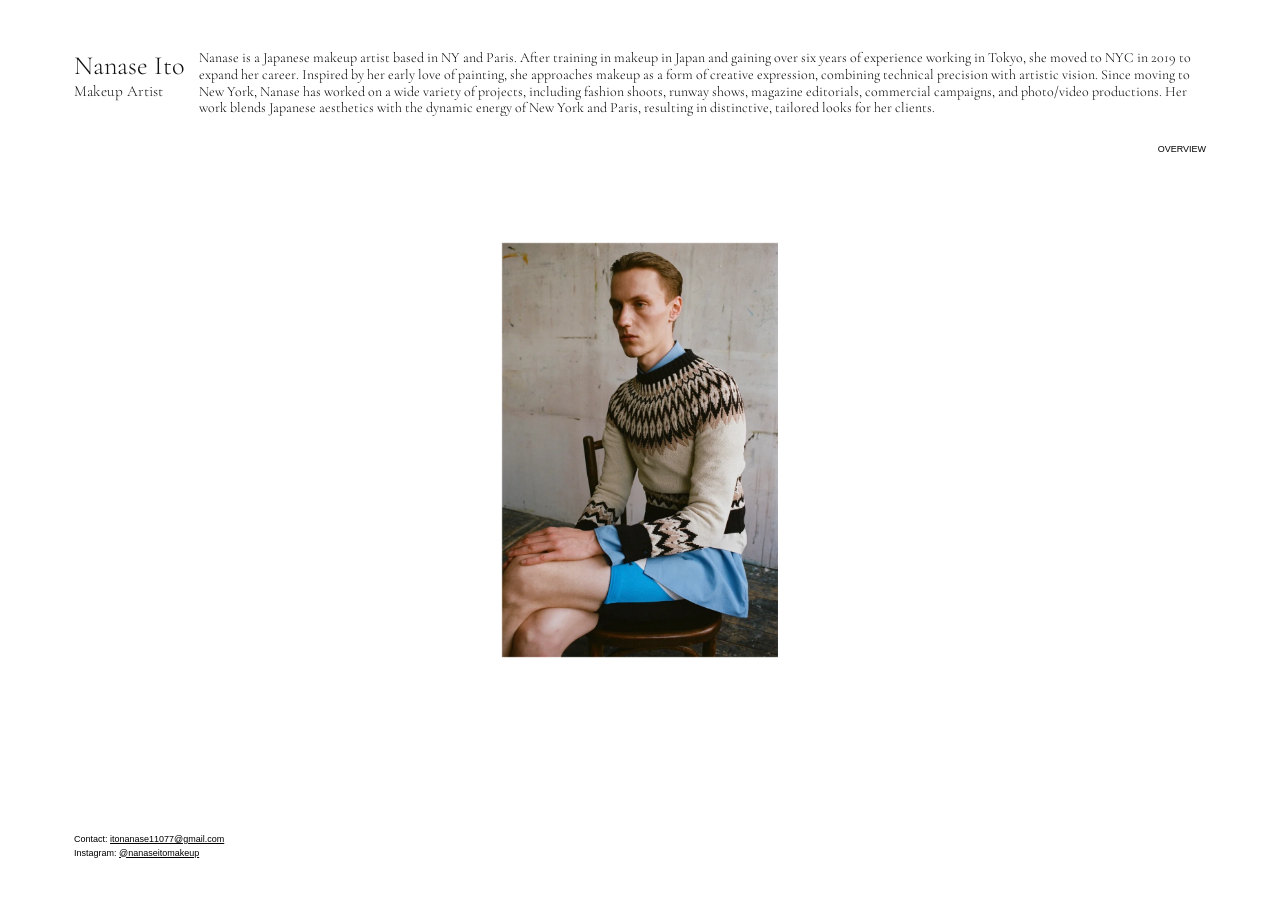
<file: index.html>
<!doctype html>
<html lang="en" class="single-top">
<head>
  <meta charset="utf-8" />
  <meta name="viewport" content="width=device-width, initial-scale=1, viewport-fit=cover" />
  <meta name="format-detection" content="telephone=no, email=no, address=no, date=no" />
  <title>NANASE ITO — Makeup artist</title>
  <meta name="description" content="Nanase Ito, Japanese makeup artist based in New York and Paris.">

  <link rel="canonical" href="https://www.nanaseito.com/">
  <meta property="og:type" content="website">
  <meta property="og:site_name" content="Nanase Ito">
  <meta property="og:title" content="NANASE ITO — Makeup artist">
  <meta property="og:description" content="Nanase Ito, Japanese makeup artist based in New York and Paris.">
  <meta property="og:url" content="https://www.nanaseito.com/">
  <meta property="og:image" content="https://www.nanaseito.com/img/dazed-beauty/01.webp">
  <meta property="og:image:alt" content="Makeup by Nanase Ito for DAZED BEAUTY">
  <link rel="icon" href="data:," />
  <link rel="preconnect" href="https://fonts.googleapis.com" />
  <link rel="preconnect" href="https://fonts.gstatic.com" crossorigin />
  <link rel="stylesheet" href="https://fonts.googleapis.com/css2?family=Cormorant+Garamond:wght@300;700&amp;display=swap" />
  <!-- Brand typography (.brand / .brand-line, --brand-* and their breakpoints) comes from overview.css,
       so HOME and Overview always share the same values. -->
  <link rel="stylesheet" href="overview.css" />
  <link rel="stylesheet" href="styles.css" />
</head>

<body>
  <header class="home-header">
    <a class="brand" href="overview.html">
      <span class="brand-line">Nanase Ito</span>
      <span class="brand-line brand-sub">Makeup Artist</span>
    </a>
    <div class="home-bio">
      <p>Nanase is a Japanese makeup artist based in NY and Paris. After training in makeup in Japan and gaining over six years of experience working in Tokyo, she moved to NYC in 2019 to expand her career. Inspired by her early love of painting, she approaches makeup as a form of creative expression, combining technical precision with artistic vision. Since moving to New York, Nanase has worked on a wide variety of projects, including fashion shoots, runway shows, magazine editorials, commercial campaigns, and photo/video productions. Her work blends Japanese aesthetics with the dynamic energy of New York and Paris, resulting in distinctive, tailored looks for her clients.</p>
    </div>
    <nav class="home-nav" aria-label="Site"><a href="overview.html">Overview</a></nav>
  </header>
  <div class="scrubber-stage">
    <div class="scrubber" id="scrubber" tabindex="0" role="group" aria-roledescription="slideshow" aria-label="Selected work">
      <img class="scrubber-img" id="scrubber-img" src="img/dazed-beauty/01.webp" width="1000" height="1200" alt="DAZED BEAUTY" draggable="false" decoding="sync" />
    </div>
  </div>
  <p class="home-contact">
    Contact: <a href="mailto:itonanase11077@gmail.com">itonanase11077@gmail.com</a><br>
    Instagram: <a href="https://www.instagram.com/nanaseitomakeup/" target="_blank" rel="noopener noreferrer">@nanaseitomakeup</a>
  </p>
  <script src="portfolio-data.js"></script>
  <script src="home-scrubber.js"></script>
</body>
</html>
</file>
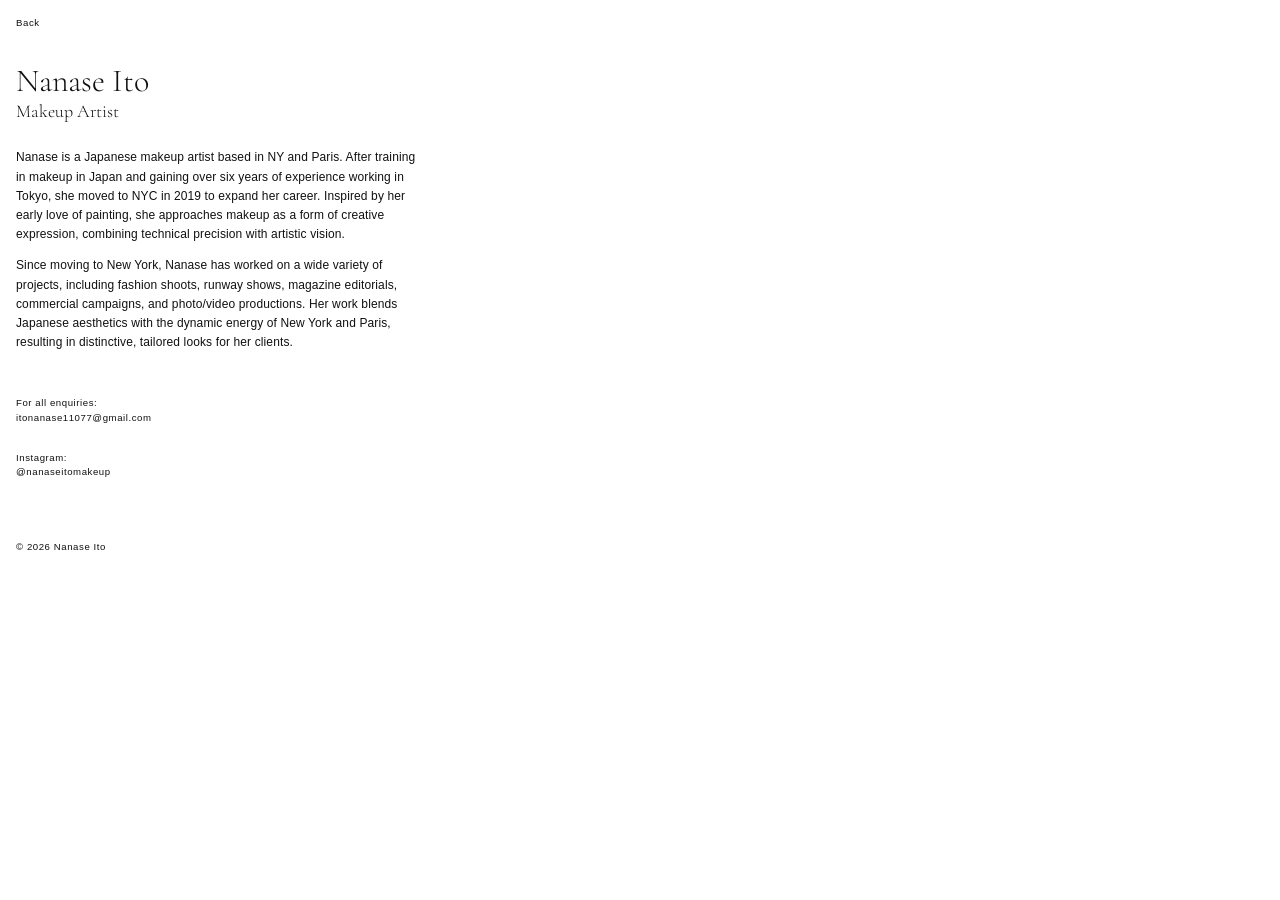
<file: info.html>
<!doctype html>
<html lang="en">
<head>
  <meta charset="utf-8" />
  <meta name="viewport" content="width=device-width, initial-scale=1.0, maximum-scale=2.0, viewport-fit=cover" />
  <meta name="format-detection" content="telephone=no, email=no, address=no, date=no" />
  <title>Information — NANASE ITO</title>
  <meta name="description" content="Biography and contact information for Nanase Ito, a Japanese makeup artist based in New York and Paris.">

  <link rel="canonical" href="https://www.nanaseito.com/info.html">
  <meta property="og:type" content="website">
  <meta property="og:site_name" content="Nanase Ito">
  <meta property="og:title" content="Information — NANASE ITO">
  <meta property="og:description" content="Biography and contact information for Nanase Ito, a Japanese makeup artist based in New York and Paris.">
  <meta property="og:url" content="https://www.nanaseito.com/info.html">
  <meta property="og:image" content="https://www.nanaseito.com/img/dazed-beauty/01.webp">
  <meta property="og:image:alt" content="Makeup by Nanase Ito for DAZED BEAUTY">
  <link rel="icon" href="data:," />
  <link rel="preconnect" href="https://fonts.googleapis.com" />
  <link rel="preconnect" href="https://fonts.gstatic.com" crossorigin />
  <link rel="stylesheet" href="https://fonts.googleapis.com/css2?family=Cormorant+Garamond:wght@300&amp;display=swap" />
  <link rel="stylesheet" href="styles.css" />
</head>

<body class="info-open">

<div class="info-page" id="infoPage">
  <div class="info-page__inner">
    <a href="index.html" class="info-back">Back</a>

    <p class="hp-note hp-name" ><span class="hp-name__name">Nanase Ito</span><span class="hp-name__role">Makeup Artist</span></p>

    <div class="hp-bio">
      <p>Nanase is a Japanese makeup artist based in NY and Paris. After training in makeup in Japan and gaining over six years of experience working in Tokyo, she moved to NYC in 2019 to expand her career. Inspired by her early love of painting, she approaches makeup as a form of creative expression, combining technical precision with artistic vision.</p>
      <p>Since moving to New York, Nanase has worked on a wide variety of projects, including fashion shoots, runway shows, magazine editorials, commercial campaigns, and photo/video productions. Her work blends Japanese aesthetics with the dynamic energy of New York and Paris, resulting in distinctive, tailored looks for her clients.</p>
    </div>

    <p class="hp-note">For all enquiries:<br><a href="mailto:itonanase11077@gmail.com">itonanase11077@gmail.com</a></p>
    <p class="hp-note">Instagram:<br><a href="https://www.instagram.com/nanaseitomakeup/" target="_blank" rel="noopener noreferrer">@nanaseitomakeup</a></p>

    <p class="hp-copyright">© 2026 Nanase Ito</p>

  </div>
</div>

<script>
  // Back = browser history back to the page Information was opened from (HOME / Overview /
  // Moving Image ...), but only when that page is on this site. Direct opens, reloads of a
  // direct open, and arrivals from another site keep the link's own href (index.html).
  (() => {
    const back = document.querySelector('.info-back');
    if (!back) return;
    back.addEventListener('click', e => {
      if (e.button !== 0 || e.metaKey || e.ctrlKey || e.shiftKey || e.altKey) return; // new tab etc.: normal link
      let from = null;
      try { from = document.referrer ? new URL(document.referrer) : null; } catch (_) {}
      const sameSite = from && from.origin === location.origin && from.pathname !== location.pathname;
      if (!sameSite || history.length < 2) return;
      e.preventDefault();
      history.back();
    });
  })();
</script>

</body>
</html>
</file>
<file: overview.css>
:root { font-family: "Helvetica Neue", Helvetica, Arial, sans-serif; color: #000; --bg: #fff; background: var(--bg); font-size: 14px; --edge: 14px; }
* { box-sizing: border-box; }
body { margin: 0; }
button, a { color: inherit; font: inherit; -webkit-tap-highlight-color: transparent; }
button { padding: 0; border: 0; background: none; cursor: pointer; appearance: none; -webkit-appearance: none; }
a { text-decoration: none; }
button:focus-visible, a:focus-visible { outline: 1px solid currentColor; outline-offset: 4px; }
.no-ring:focus-visible { outline: none; }
[hidden] { display: none !important; }
/* The header and the grid use independent side margins. */
:root {
  --header-edge: 24px;
  /* ブランド表記: HOME / Information (styles.css) と同じ値。Cormorant Garamond 300 は
     Helvetica より小さく見えるため、旧サイズ 28px / 16px の 8/7 倍（キャップハイトが揃う）。 */
  --brand-font: "Cormorant Garamond", "Helvetica Neue", Helvetica, Arial, serif;
  --brand-font-weight: 300;
  --brand-name-size: 32px;
  --brand-role-size: 18px;
  /* ナビ文字サイズ = HOME (styles.css) の .nav-link と同値:
     PC 0.7rem(=11.2px, HOME は root 16px) / 768–860px 13px / 767px 以下 10px（Helvetica Neue 400）。
     Overview は :root が 14px なので rem ではなく px で指定。 */
  --nav-size: 11.2px;
  --header-top: max(18px, env(safe-area-inset-top));
  --header-pad-bottom: 12px;
  --header-height: calc(var(--header-top) + (var(--brand-name-size) + var(--brand-role-size)) * 1.2 + var(--header-pad-bottom));
  --grid-top: calc(var(--header-height) + 20px);
}
/* index / overview / modal 共通のブランド表記（Nanase: 黒文字、difference blendは不使用） */
.brand, .modal-brand {
  position: fixed;
  left: max(var(--header-edge), env(safe-area-inset-left));
  top: var(--header-top);
  text-align: left;
  line-height: 1.2;
  font-family: var(--brand-font);
  font-weight: var(--brand-font-weight);
  font-style: normal;
  z-index: 10;
  padding-top: 0;
}
.brand { color: #000; }
/* Nanase: full-width frosted header band behind .brand + .index-header-nav */
.header-bg {
  position: fixed; top: 0; left: 0; right: 0; z-index: 9;
  height: var(--header-height);
  background: rgba(255, 255, 255, 0.555);
  backdrop-filter: blur(16px); -webkit-backdrop-filter: blur(16px);
  pointer-events: none;
}

/* Nanase: name over profession (two rows) */
.brand-line { display: block; font-size: var(--brand-name-size); }
.brand-line + .brand-line { font-size: var(--brand-role-size); }
/* Nanase: header nav top-right, bottom-aligned with the profession line */
.index-header-nav {
  display: flex; gap: 10px;
  position: fixed; z-index: 10; color: #000;
  right: max(var(--header-edge), env(safe-area-inset-right));
  top: calc(var(--header-height) - var(--header-pad-bottom) - var(--nav-size) * 1.2);
  font-size: var(--nav-size); line-height: 1.2; white-space: nowrap;
  font-weight: normal;
}

#index-modal-caption {
  font-size: 10px;
}

@media (min-width: 768px) and (max-width: 860px) { :root { --nav-size: 13px; } }
/* Moving Image (moving-image.html): 動画3本の均等3カラム。各セルは動画自身の縦横比
   (--ar, overview.js) で高さが決まるので余白（レターボックス）が出ない。
   間隔は Overview の Justified Layout (boxSpacing 12px) と同じ。 */
#grid.mi-grid {
  display: grid; grid-template-columns: repeat(3, minmax(0, 1fr));
  gap: 12px; align-items: start;
}
#grid.mi-grid .jl-item { position: relative; width: 100%; aspect-ratio: var(--ar); } /* relative: anchors the veil / caption below */
/* 768px 以上は overview.js が Justified Layout で1行に配置（高さ統一）。下の gap はその間隔として読まれる。
   768–1023px: 間隔を 1024px で 12px になる比率で縮小 */
@media (max-width: 1023px) { #grid.mi-grid { gap: 1.171875vw; } } /* = 12px × 幅 / 1024px */
/* 767px 以下: 縦1列、左右余白は Overview モバイルと同じ (--edge 10px) */
@media (max-width: 767px) { #grid.mi-grid { grid-template-columns: 1fr; gap: 12px; } }

#overview { padding: var(--grid-top) var(--edge) 64px; }
#grid { position: relative; }
.jl-item { display: block; margin: 0; }
/* hoverの拡大はimg/video側で行う。wrapper自体のサイズは固定し、hover判定の境界がズレないようにする */
.jl-item img, .jl-item video { width: 100%; height: 100%; object-fit: contain; display: block; transform-origin: center; transition: transform 180ms ease; }
.jl-item:focus-visible { z-index: 2; }
.jl-item:focus-visible img, .jl-item:focus-visible video { transform: scale(1.065); }
/* Overview / Moving Image (overview.js): hover / first tap = white veil over all of the project's
   thumbnails; the caption sits on the project's first thumbnail (data-head). */
.jl-item.is-in-group::after { content: ""; position: absolute; inset: 0; z-index: 1; background: rgba(255, 255, 255, 0.763); pointer-events: none; }
.ov-cap { position: absolute; left: 4px; top: 2px; z-index: 2; max-width: calc(100% - 8px); color: #000; font-size: 9px; font-weight: 500; letter-spacing: -0.02em; line-height: 1.3; text-align: left; opacity: 0; pointer-events: none; }
.ov-cap span { display: block; }
.ov-cap span + span { opacity: 0.9; }
.jl-item[data-head="1"].is-in-group .ov-cap { opacity: 1; }
.modal-footer { position: fixed; bottom: 0; left: 0; right: 0; padding: 9px max(var(--edge), env(safe-area-inset-right)) max(9px, env(safe-area-inset-bottom)) max(var(--edge), env(safe-area-inset-left)); min-height: 46px; display: flex; align-items: center; justify-content: space-between; gap: 20px; font-size:11px;   text-transform: uppercase;}
.brand[inert], .brand[inert] ~ .header-bg { visibility: hidden; }
.caption { line-height: 1.25; min-height: 30px; }
.caption span { display: block; }

.overlay { position: fixed; inset: 0; z-index: 20; background: rgba(245,245,245,.72); backdrop-filter: blur(5px); -webkit-backdrop-filter: blur(5px); }
/* #modalは横drag操作のみのため縦scrollを無効化 */
#modal { touch-action: none; overscroll-behavior-y: none; }
/* Nanase: fully opaque white lightbox background (overrides .overlay translucency) */
#modal { background: #FFFFFF; }
.stage { position: absolute; inset: var(--header-height) 30px 54px; overflow: hidden; touch-action: none; }
.modal-media { position: absolute; inset: 0; width: 100%; height: 100%; object-fit: contain; display: block; user-select: none; -webkit-user-select: none; }
.modal-footer button { font-size: 22px; min-width: 44px; min-height: 44px; text-align: right; }
@media (max-width: 767px) {
  :root { --edge: 10px; font-size: 14px; }
  :root {
    --header-edge: 20px;
    --brand-name-size: 26px;
    --brand-role-size: 18px;
    --nav-size: 10px;
    --header-top: max(12px, env(safe-area-inset-top));
    --header-pad-bottom: 8px;
  }
  .stage { inset: var(--header-height) 0 64px; }
}

/* reduced motion設定時はhoverのscale transitionを無効化 */
@media (prefers-reduced-motion: reduce) { .jl-item img, .jl-item video { transition: none; } }

/* ==========================================================================
   Lightbox video controls
   .modal-video fills .stage like .modal-media images; .gm-video-wrap is sized to the
   video's aspect ratio (--ar, set by overview.js) with container units, so the controls
   run along the video's own bottom edge.
   ========================================================================== */
.modal-video {
  display: flex; align-items: center; justify-content: center;
  container-type: size;
}
.gm-video-wrap {
  position: relative;
  flex: 0 0 auto;
  width: min(100cqw, 100cqh * var(--ar));
  height: min(100cqh, 100cqw / var(--ar));
  opacity: 0;
  transition: opacity .35s ease;
}
/* JS が付与：準備完了で表示 */
.gm-video-wrap.is-ready { opacity: 1; }
.gm-video-wrap video {
  display: block; width: 100%; height: 100%; object-fit: contain;
  user-select: none; -webkit-user-select: none;
}
/* ネイティブの操作UIは使わない（iOS Safari の再生ボタン等も含め非表示） */
.gm-video-wrap video::-webkit-media-controls,
.gm-video-wrap video::-webkit-media-controls-start-playback-button,
.gm-video-wrap video::-webkit-media-controls-panel { display: none !important; -webkit-appearance: none; }

/* コントロール本体（動画の下端に沿わせる） */
.sv-controls {
  position: absolute; left: 0; right: 0; bottom: 0;
  padding: 12px 14px;
  display: flex; flex-direction: column; gap: 6px;
  opacity: 0; pointer-events: none;
  transition: opacity .25s ease;
  z-index: 10;
  background: linear-gradient(to top, rgba(0,0,0,0.35), rgba(0,0,0,0));
  border-radius: 0 0 6px 6px;
}
/* PC：ホバーで表示 */
@media (hover: hover) {
  .gm-video-wrap:hover .sv-controls:not(.is-hidden) { opacity: 1; pointer-events: auto; }
}
/* JS で付与：表示 */
.sv-controls.is-visible { opacity: 1; pointer-events: auto; }
/* プログレスバー（クリックでシーク） */
.sv-progress {
  position: relative; height: 6px;
  background: rgba(0, 0, 0, 0.3);
  overflow: hidden; cursor: pointer; touch-action: none;
}
/* 進捗バー（JS で width を更新） */
.sv-progress__bar { width: 0; height: 100%; background: #fff; }
.sv-progress:focus-visible { outline: 2px solid white; outline-offset: 2px; }
/* ボタン行（左右配置） */
.sv-nav { display: flex; justify-content: space-between; align-items: center; }
.sv-nav__right { display: flex; gap: 14px; }
/* ボタン共通（白文字） */
.sv-btn {
  border: none; background: transparent; color: #fff;
  font-size: 11px; letter-spacing: 0.06em;
  padding: 4px 0; cursor: pointer;
}
/* モバイル用：コントロールの余白を少し減らす */
@media (max-width: 480px) { .sv-controls { padding: 8px 12px; } }
/* hover なし（タッチ）：初期非表示、.is-visible で表示 */
@media (hover: none) and (pointer: coarse) {
  .gm-video-wrap .sv-controls { transition: opacity .35s ease; }
}
.gm-video-wrap .sv-controls:has(:focus-visible) { opacity: 1; pointer-events: auto; }
</file>
<file: styles.css>
/* Existing INFORMATION and legacy layout styles */
/* ========================================
   Base
   ======================================== */

:where(:root:not(.single-top)) * { box-sizing: border-box; }
html:where(:root:not(.single-top)), :where(:root:not(.single-top)) body { height: 100%; }

/* 背景色: overview.css と同じ（:root { --bg: #fff; background: var(--bg) }） */
:root:where(:root:not(.single-top)){
  --bg: #fff;
  background: var(--bg);
}

:where(:root:not(.single-top)) body{
  margin: 0;
  font-family: "Helvetica Neue", Helvetica, Arial, sans-serif;
  font-weight: 400;
  font-style: normal;
  background: var(--bg);
  color: #111;
}

/* ========================================
   Layout
   ======================================== */

:where(:root:not(.single-top)) .layout{
  min-height: 100svh;
  display: grid;
  grid-template-columns: 1fr;
}

:where(:root:not(.single-top)) .main{
  padding: 24px;
}

/* ========================================
   NAV (shared)
   ======================================== */

:where(:root:not(.single-top)) .nav{
  background: var(--bg);
  transition: opacity 0.3s ease;
  will-change: opacity;
}

:where(:root:not(.single-top)) .nav.is-faded{
  opacity: 1;
  pointer-events: auto;
}

:where(:root:not(.single-top)) .nav-inner{
  padding: 24px 18px;
}

:where(:root:not(.single-top)) .nav-top{
  display: flex;
  align-items: flex-start;
}

/* ブランド表記（名前・職業）: HOME / Overview / Information で共通の値。
   Cormorant Garamond 300 は Helvetica より小さく見えるため、Overview の旧サイズ
   (Helvetica 28px / 16px) とキャップハイトが揃う 8/7 倍に設定。 */
:root:where(:root:not(.single-top)){
  --brand-font: "Cormorant Garamond", "Helvetica Neue", Helvetica, Arial, serif;
  --brand-font-weight: 300;
  --brand-name-size: 32px;
  --brand-role-size: 18px;
  --brand-line-height: 1.2;
}
@media (max-width: 767px){
  :root:where(:root:not(.single-top)){
    --brand-name-size: 26px;
    --brand-role-size: 18px;
  }
}

.brand,
.brand-sub,
:where(:root:not(.single-top)) .hp-name span{
  display: block;
  font-family: var(--brand-font);
  font-weight: var(--brand-font-weight);
  line-height: var(--brand-line-height);
  letter-spacing: normal;
  color: #111;
  text-decoration: none;
}

.brand,
:where(:root:not(.single-top)) .hp-name .hp-name__name{ font-size: var(--brand-name-size); }

.brand-sub,
:where(:root:not(.single-top)) .hp-name .hp-name__role{ font-size: var(--brand-role-size); }

:where(:root:not(.single-top)) .nav-menu{
  margin-top: 24px; /* 18 → 24: ブランド表記の拡大に合わせて作品タイトルとの間を確保 */
  display: flex;
  flex-direction: column;
}

:where(:root:not(.single-top)) .nav-label {
  font-size: 0.6rem;
  letter-spacing: 0.08em;
  opacity: 0.55;
  margin-bottom: 4px; /* リンク群との距離 */
  pointer-events: none; /* クリック不可 */
}

/* NEWEST WORKS 直下の現在のプロジェクト名（スクロール位置に連動） */
:where(:root:not(.single-top)) .nav-current{
  font-size: 0.7rem;
  padding: 3px 0;
  min-height: calc(0.7rem * 1.35 + 6px); /* 切替時も高さを固定 */
  line-height: 5.35;
}

:where(:root:not(.single-top)) .nav-menu .nav-link[href*="overview"] {
  margin-top: 50px;
}


:where(:root:not(.single-top)) .nav-link{
  display: inline-block;
  text-decoration: none;
  color: #111;
  font-size: 0.7rem;
  padding: 3px 0;
  opacity: 0.85;
}

:where(:root:not(.single-top)) .nav-link:hover{ opacity: 1; }

.nav-link.is-active,
:where(:root:not(.single-top)) .nav-link[aria-current="page"]{
  text-decoration: underline;
  opacity: 1;
}

/* “Information” link (same look/feel as nav) */
:where(:root:not(.single-top)) .nav .js-info{
  font-size: 0.7rem;
  color: inherit;
  text-decoration: none;
  cursor: pointer;
  white-space: nowrap;
  padding-top: 10px;
}
:where(:root:not(.single-top)) .nav .js-info:hover{ opacity: 0.75; }

/* ========================================
   Info page (shared)
   ======================================== */

:where(:root:not(.single-top)) .info-page{
  position: fixed;
  inset: 0;
  background: var(--bg);
  display: none;
  z-index: 1200;
}

:where(:root:not(.single-top)) body.info-open .info-page{ display: block; }
:where(:root:not(.single-top)) body.info-open{ overflow: hidden; }

/* 独立ページ（info.html）では内容が画面を超えた場合にスクロールできるように */
:where(:root:not(.single-top)) .info-page{ overflow-y: auto; }

:where(:root:not(.single-top)) .info-page__inner{
  padding: 16px;
  line-height: 1.5;
  font-size: 0.6rem;
  font-weight: 500;
  letter-spacing: 0.06em;
}

.hp-label,
.hp-list,
:where(:root:not(.single-top)) .hp-note{
  margin: 0 0 26px;
}

:where(:root:not(.single-top)) .hp-pdflink{ margin: 56px 0; }

:where(:root:not(.single-top)) .hp-copyright{
  margin-top: 60px;
  font-size: 0.6rem;
  font-weight: 100;
  letter-spacing: 0.06em;
}

:where(:root:not(.single-top)) .info-page a{
  color: inherit;
  text-decoration: none;
}
:where(:root:not(.single-top)) .info-page a:hover{ opacity: 0.75; }

:where(:root:not(.single-top)) .info-back{
  display: inline-block;
  margin-bottom: 32px;
  font-size: 0.6rem;
  letter-spacing: 0.06em;
  cursor: pointer;
}
:where(:root:not(.single-top)) .info-back:hover{ opacity: 0.7; }

/* ========================================
   Responsive nav layout (shared)
   ======================================== */

@media (min-width: 861px){
  :where(:root:not(.single-top)) .nav{
    position: fixed;
    left: 0;
    top: 0;
    width: 180px;
    height: 100svh;
    z-index: 1000;
  }

  :where(:root:not(.single-top)) .nav-inner{
    height: 100svh;
    overflow: auto;
  }

  :where(:root:not(.single-top)) .nav-top{
    flex-direction: column;
    align-items: flex-start;
  }

  :where(:root:not(.single-top)) .main{
    padding: 24px;
    padding-left: calc(180px + 24px);
    transition: padding-left 0.25s ease;
  }

  :where(:root:not(.single-top)) .layout.is-nav-faded .main{
    padding-left: 24px;
  }
}

/* ========================================
   Mobile header + caption (<= 860px)
   Overview (overview.css) のヘッダーと画像下キャプションに数値を合わせる:
   左=名前/職業、右=Overview/Information（職業の行と下揃え）、
   下端固定のキャプション=作品タイトル/フォトグラファー。
   ======================================== */

/* Overview の --header-edge / --nav-size / --header-top / --header-pad-bottom / --edge と同値 */
:root:where(:root:not(.single-top)){
  --m-header-edge: 24px;
  --m-nav-size: 13px;
  --m-header-top: max(18px, env(safe-area-inset-top));
  --m-header-pad-bottom: 12px;
  --m-caption-edge: 14px;
}
@media (max-width: 767px){
  :root:where(:root:not(.single-top)){
    --m-header-edge: 20px;
    --m-nav-size: 10px;
    --m-header-top: max(12px, env(safe-area-inset-top));
    --m-header-pad-bottom: 8px;
    --m-caption-edge: 10px;
  }
}

/* 画像下キャプション（PC ではサイドナビにタイトルを出すので非表示） */
:where(:root:not(.single-top)) .m-caption{ display: none; }

@media (max-width: 860px){
  :where(:root:not(.single-top)) .nav{
    position: sticky;
    top: 0;
    z-index: 1000;
    /* overview.css .header-bg と同じ半透明のすりガラス帯 */
    background: rgba(255, 255, 255, 0.555);
    backdrop-filter: blur(16px);
    -webkit-backdrop-filter: blur(16px);
  }

  :where(:root:not(.single-top)) .nav-inner{
    display: flex;
    align-items: flex-end; /* リンクの行を職業の行と下揃え */
    justify-content: space-between;
    gap: 16px;
    padding: var(--m-header-top) max(var(--m-header-edge), env(safe-area-inset-right)) var(--m-header-pad-bottom) max(var(--m-header-edge), env(safe-area-inset-left));
  }

  :where(:root:not(.single-top)) .nav-top{
    display: flex;
    flex-direction: column; /* Overview と同じく名前の下に職業 */
    align-items: flex-start;
    gap: 0;
  }

  :where(:root:not(.single-top)) .nav-menu{
    margin: 0;
    padding: 0;
    display: flex;
    flex-direction: row;
    gap: 10px;
    flex-wrap: nowrap;
    align-items: flex-end;
    margin-left: auto;
    white-space: nowrap;
  }

  /* 作品タイトルは下端のキャプションに表示 */
  :where(:root:not(.single-top)) .nav-current{ display: none; }

  .nav-link,
  :where(:root:not(.single-top)) .nav .js-info{
    font-size: var(--m-nav-size);
    line-height: 1.2;
    padding: 0;
    margin: 0;
    opacity: 1;
  }
  :where(:root:not(.single-top)) .nav-menu .nav-link[href*="overview"]{ margin-top: 0; }

  /* 下端固定キャプションの高さ分、最後の画像が隠れないように余白を確保 */
  :where(:root:not(.single-top)) .main{
    padding: 16px;
    padding-bottom: calc(46px + 16px + env(safe-area-inset-bottom));
  }

  :where(:root:not(.single-top)) .m-caption{
    position: fixed;
    left: 0;
    right: 0;
    bottom: 0;
    z-index: 900;
    display: flex;
    align-items: center;
    min-height: 46px;
    padding: 9px max(var(--m-caption-edge), env(safe-area-inset-right)) max(9px, env(safe-area-inset-bottom)) max(var(--m-caption-edge), env(safe-area-inset-left));
    /* overview.css .bottom-nav と同じ背景処理 */
    background: var(--bg);
    backdrop-filter: blur(14px);
    -webkit-backdrop-filter: blur(14px);
    font-size: 11px;
    line-height: 1.25;
    text-transform: uppercase;
    text-align: left;
  }

  :where(:root:not(.single-top)) .m-caption__inner{ min-height: 30px; }
  :where(:root:not(.single-top)) .m-caption__inner span{ display: block; }
}

/* ========================================
   horizontal scroll: page-specific (Main / Grid)
   目的:
   - portrait (mobile/tablet): 縦スクロールで1カラム
   - desktop landscape (>=900px): 横スクロール
   - nav は上で “shared” として完結している前提
   ======================================== */

/* --- Main defaults (portrait / base) --- */
/* 注意: shared側で .main padding は既に定義されているので
   ここでは “上書きしない” ほうが整理しやすい。
   ただし portrait 時のギャラリー幅だけはここで定義する。 */

:where(:root:not(.single-top)) .grid{
  width: min(980px, 100%);
  margin: 0 auto;
}

:where(:root:not(.single-top)) .grid-inner{
  display: grid;
  grid-template-columns: 1fr;
  gap: 24px;
}

:where(:root:not(.single-top)) .grid-inner::before{
  content: none;
}

:where(:root:not(.single-top)) .card{
  margin: 0;
  width: 100%;
}

:where(:root:not(.single-top)) .card img{
  display: block;
  width: 100%;
  height: auto;
}

/* portrait/mobile spacing tweak (optional) */
@media (max-width: 860px){
  :where(:root:not(.single-top)) .grid{ width: 100%; }
  :where(:root:not(.single-top)) .grid-inner{ gap: 16px; }
}

/* --- Horizontal scroll mode (desktop landscape) --- */
@media (min-width: 900px) and (orientation: landscape){

  /* main の left padding は shared 側(= nav幅ぶん)を維持する想定。
     横モードだけ、縦スクロール混入を防ぐために overflow を切る。 */
  :where(:root:not(.single-top)) .main{
    padding-top: 0;
    padding-right: 0;
    padding-bottom: 0;
    overflow: hidden;
  }

  :where(:root:not(.single-top)) .grid{
    width: 100%;
    margin: 0;
  }

  :where(:root:not(.single-top)) .grid-inner{
    display: flex;
    gap: 48px;

    height: 100svh;

    padding: 24px 0;

    overflow-x: auto;
    overflow-y: hidden;

    align-items: center;
    -webkit-overflow-scrolling: touch;

    scroll-snap-type: x proximity;
  }

  /* 左余白スペーサー（nav幅ぶん） */
  :where(:root:not(.single-top)) .grid-inner::before{
    content: none;
  }

  :where(:root:not(.single-top)) .card{
    flex: 0 0 auto;
    width: auto;
    margin: 0;
    scroll-snap-align: start;
  }

  :where(:root:not(.single-top)) .card img{
    width: auto;
    height: calc(100svh - 48px);
    max-height: 900px;
  }
}










/* マウスホイール（縦）→ 横スクロール変換中は snap を一時停止（script.js） */
:where(:root:not(.single-top)) .grid-inner.is-wheeling{
  scroll-snap-type: none;
}

/* Information: Biography 本文（Helvetica Neue。ラベル類 0.6rem より一段大きく、読みやすい行幅に制限） */
:where(:root:not(.single-top)) .hp-bio{
  max-width: 34em;
  margin: 0 0 44px; /* 問い合わせ先との間 */
  font-size: 0.75rem;
  font-weight: 400;
  line-height: 1.6;
  letter-spacing: 0.01em;
  text-align: left;
}
:where(:root:not(.single-top)) .hp-bio p{ margin: 0 0 1em; }
:where(:root:not(.single-top)) .hp-bio p:last-child{ margin-bottom: 0; }

/* Single Top HOME */
html:where(:root.single-top), :where(:root.single-top) body {
  min-height: 100%;
  background: #fff;
}
:where(:root.single-top) body {
  box-sizing: border-box;
  width: min(100%, 1180px);
  min-height: 100dvh;
  margin: 0 auto;
  padding: max(clamp(22px, 6vh, 50px), env(safe-area-inset-top))
    max(var(--header-edge), env(safe-area-inset-right))
    max(clamp(20px, 5vh, 40px), env(safe-area-inset-bottom))
    max(var(--header-edge), env(safe-area-inset-left));
  display: grid;
  grid-template-rows: auto minmax(80px, 1fr) auto;
  row-gap: clamp(12px, 3vh, 26px);
}

:where(:root.single-top) .home-header {
  position: relative;
  pointer-events: none;
}
/* Brand floats left; the bio (one paragraph) starts beside it and wraps under it to the left edge.
   The same gap is used to the right of and below the brand so the two read as one margin. */
/* HOME only: brand smaller than Overview's (32/18, mobile 26/18) so it sits beside ~3–4 lines of bio.
   Scales linearly from 16 / 11.5px at 375px to 28 / 16px at 1440px. Overview / Information keep their sizes. */
:where(:root.single-top) .home-header {
  --brand-gap: clamp(8px, 1.2vw, 18px);
  --brand-name-size: clamp(16px, 11.77px + 1.127vw, 28px);
  --brand-role-size: clamp(11.5px, 9.92px + 0.4225vw, 16px);
}
:where(:root.single-top) .home-header .brand {
  position: relative; z-index: 3; /* in front of the photo, and of the bio box that runs under the float (keeps the link clickable) */
  inset: auto; /* cancel overview.css .brand left / top (they would shift a relative box) */
  float: left;
  margin: 0 var(--brand-gap) var(--brand-gap) 0;
  pointer-events: auto;
}
:where(:root.single-top) .brand-sub { font-size: var(--brand-role-size); }
:where(:root.single-top) .home-bio {
  /* In front of the photo and blended with it: white + difference reads black on the white page
     and inverts where it overlaps the photo. The header must not be a stacking context, or the
     blend would be isolated from the photo. */
  position: relative; z-index: 2;
  color: #fff;
  mix-blend-mode: difference;
  /* Same family / weight as the brand (overview.css --brand-font, Cormorant Garamond 300) */
  font: var(--brand-font-weight) 14px / 1.2 var(--brand-font); /* mobile: 11px (below) */
  pointer-events: auto;
}
:where(:root.single-top) .home-bio p { margin: 0; }
:where(:root.single-top) .home-nav {
  position: relative; z-index: 2; /* in front of the photo */
  clear: both;
  margin-top: clamp(14px, 3vh, 28px);
  text-align: right;
  font: 400 9px / 1.2 "Helvetica Neue", Helvetica, Arial, sans-serif;
  text-transform: uppercase;
}
:where(:root.single-top) .home-nav a { pointer-events: auto; }

/* The stage is fixed to the viewport so the photo is always at the centre of the screen,
   regardless of the bio's height (it may overlap the text). Only the image itself takes pointer input. */
:where(:root.single-top) .scrubber-stage {
  position: fixed; inset: 0; z-index: 1;
  display: flex; align-items: center; justify-content: center;
  pointer-events: none;
  container-type: size;
}
:where(:root.single-top) .scrubber {
  width: min(53.82vw, 72cqh); /* mobile: 46vw x 1.3, then x 0.9; the cqh cap keeps the 4:5 box inside the screen height */
  aspect-ratio: 4 / 5;
  display: flex; align-items: center; justify-content: center;
}
:where(:root.single-top) .scrubber:focus-visible { outline: 1px solid #000; outline-offset: 6px; }
:where(:root.single-top) .scrubber-img {
  display: block;
  width: auto; height: auto; max-width: 100%; max-height: 100%;
  pointer-events: auto; cursor: ew-resize;
  touch-action: none; user-select: none; -webkit-user-select: none; -webkit-user-drag: none;
  -webkit-touch-callout: none; -webkit-tap-highlight-color: transparent;
}

:where(:root.single-top) .home-contact {
  position: relative;
  margin: 0;
  font: 400 9px / 1.5 "Helvetica Neue", Helvetica, Arial, sans-serif;
  color: #000;
  pointer-events: none;
  grid-row: 3; /* keep it at the bottom now that the stage is out of the grid */
}
:where(:root.single-top) .home-contact a {
  pointer-events: auto;
  text-decoration: underline;
  text-underline-offset: 1px;
}

@media (min-width: 768px) {
  :where(:root.single-top) .scrubber { width: min(46vw, 36.8dvh, 80cqh); }
}
@media (max-width: 767px) {
  :where(:root.single-top) .home-bio { font-size: 11px; }
  /* Mobile: brand and bio in bold (Cormorant Garamond 700, loaded in index.html) */
  :where(:root.single-top) .home-header .brand,
  :where(:root.single-top) .home-header .brand-sub,
  :where(:root.single-top) .home-bio { font-weight: 700; }
}
/* iPhone (Pro Max 440px wide and narrower): bio slightly larger */
@media (max-width: 440px) {
  :where(:root.single-top) .home-bio { font-size: 12px; }
}
/* iPhone SE class (375 x 667 or shorter): scrubber kept at 80% of the earlier mobile size (59.8vw / 80cqh x 0.8) */
@media (max-width: 375px) and (max-height: 667px) {
  :where(:root.single-top) .scrubber { width: min(47.84vw, 64cqh); }
}
</file>
